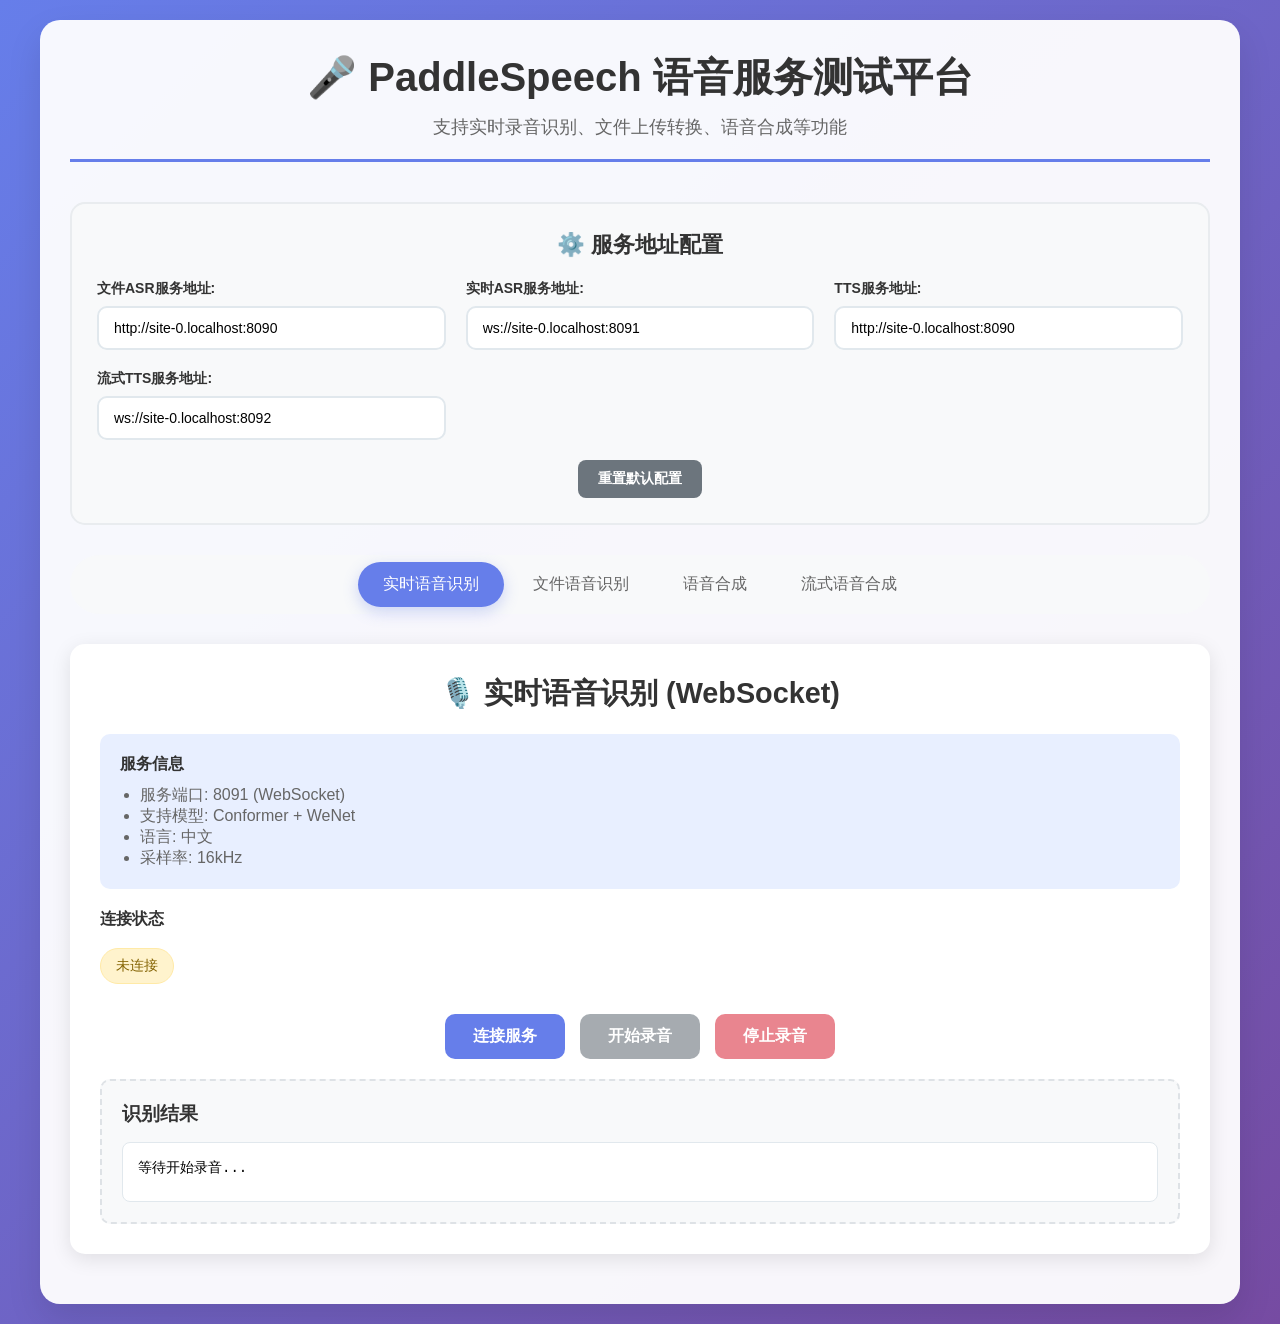
<file: docker/web/index.html>
<!DOCTYPE html>
<html lang="zh-CN">
<head>
    <meta charset="UTF-8">
    <meta name="viewport" content="width=device-width, initial-scale=1.0">
    <title>PaddleSpeech 语音服务测试平台</title>
    <link rel="icon" type="image/svg+xml" href="favicon.ico">
    <link rel="stylesheet" href="style.css">
</head>
<body>
    <div class="container">
        <div class="header">
            <h1>🎤 PaddleSpeech 语音服务测试平台</h1>
            <p>支持实时录音识别、文件上传转换、语音合成等功能</p>
        </div>

        <!-- 服务地址配置区域 -->
        <div class="config-section">
            <h3>⚙️ 服务地址配置</h3>
            <div class="config-grid">
                <div class="config-item">
                    <label for="asr-http-url">文件ASR服务地址:</label>
                    <input type="text" id="asr-http-url" placeholder="http://localhost:8090">
                </div>
                <div class="config-item">
                    <label for="asr-ws-url">实时ASR服务地址:</label>
                    <input type="text" id="asr-ws-url" placeholder="ws://localhost:8091">
                </div>
                <div class="config-item">
                    <label for="tts-http-url">TTS服务地址:</label>
                    <input type="text" id="tts-http-url" placeholder="http://localhost:8090">
                </div>
                <div class="config-item">
                    <label for="tts-ws-url">流式TTS服务地址:</label>
                    <input type="text" id="tts-ws-url" placeholder="ws://localhost:8092">
                </div>
            </div>
            <button class="btn btn-secondary" onclick="resetConfig()">重置默认配置</button>
        </div>

        <div class="service-tabs">
            <button class="tab-button active" onclick="switchTab('realtime-asr')">实时语音识别</button>
            <button class="tab-button" onclick="switchTab('file-asr')">文件语音识别</button>
            <button class="tab-button" onclick="switchTab('tts')">语音合成</button>
            <button class="tab-button" onclick="switchTab('streaming-tts')">流式语音合成</button>
        </div>

        <!-- 实时语音识别面板 -->
        <div id="realtime-asr" class="service-panel active">
            <h2 class="panel-title">🎙️ 实时语音识别 (WebSocket)</h2>
            
            <div class="service-info">
                <h4>服务信息</h4>
                <ul>
                    <li>服务端口: 8091 (WebSocket)</li>
                    <li>支持模型: Conformer + WeNet</li>
                    <li>语言: 中文</li>
                    <li>采样率: 16kHz</li>
                </ul>
            </div>

            <div class="form-group">
                <label>连接状态</label>
                <div id="ws-status" class="status-indicator status-warning">未连接</div>
            </div>

            <div class="button-group">
                <button id="connect-btn" class="btn btn-primary" onclick="connectWebSocket()">连接服务</button>
                <button id="start-record-btn" class="btn btn-secondary" onclick="startRecording()" disabled>开始录音</button>
                <button id="stop-record-btn" class="btn btn-danger" onclick="stopRecording()" disabled>停止录音</button>
            </div>

            <div class="recording-indicator" id="recording-indicator">
                🔴 正在录音中...
            </div>

            <div class="result-area">
                <h3>识别结果</h3>
                <div id="realtime-result" class="result-text">等待开始录音...</div>
            </div>
        </div>

        <!-- 文件语音识别面板 -->
        <div id="file-asr" class="service-panel">
            <h2 class="panel-title">📁 文件语音识别</h2>
            
            <div class="service-info">
                <h4>服务信息</h4>
                <ul>
                    <li>服务端口: 8090 (HTTP)</li>
                    <li>支持格式: WAV, MP3, FLAC</li>
                    <li>支持模型: Conformer, DeepSpeech2</li>
                    <li>语言: 中文/英文</li>
                </ul>
            </div>

            <div class="form-group">
                <label>选择语言</label>
                <select id="asr-lang">
                    <option value="zh">中文</option>
                    <option value="en">英文</option>
                </select>
            </div>

            <div class="form-group">
                <label>上传音频文件</label>
                <div class="file-upload-area" onclick="document.getElementById('audio-file').click()">
                    <p>📤 点击选择或拖拽音频文件到此处</p>
                    <small>支持 WAV, MP3, FLAC 格式，最大 50MB</small>
                </div>
                <input type="file" id="audio-file" accept=".wav,.mp3,.flac" style="display: none;">
                <div id="file-info" class="file-info"></div>
            </div>

            <div class="button-group">
                <button id="upload-asr-btn" class="btn btn-primary" onclick="uploadForASR()" disabled>开始识别</button>
            </div>

            <div class="result-area">
                <h3>识别结果</h3>
                <div id="file-asr-result" class="result-text">请选择音频文件进行识别...</div>
            </div>
        </div>

        <!-- 语音合成面板 -->
        <div id="tts" class="service-panel">
            <h2 class="panel-title">🗣️ 语音合成</h2>
            
            <div class="service-info">
                <h4>服务信息</h4>
                <ul>
                    <li>服务端口: 8090 (HTTP)</li>
                    <li>支持模型: FastSpeech2 Mix + MelGAN (ONNX优化)</li>
                    <li>语言: 中英混合</li>
                    <li>说话人: 283个 (174个中文+109个英文)</li>
                    <li>输出格式: WAV (24kHz)</li>
                </ul>
            </div>

            <div class="form-group">
                <label>音色选择</label>
                <div class="speaker-selection">
                    <select id="speaker-select" onchange="updateSpeakerInfo()">
                        <option value="174">baker_corpus - 中文女声</option>
                        <option value="175">ljspeech_corpus - 英文女声</option>
                        <option value="0">SSB0005 - 女性 青年 标准普通话</option>
                        <option value="1">SSB0009 - 男性 青年 标准普通话</option>
                        <option value="2">SSB0011 - 女性 中年 标准普通话</option>
                        <option value="10">SSB0073 - 男性 青年 标准普通话</option>
                        <option value="20">SSB0219 - 女性 青年 标准普通话</option>
                        <option value="30">SSB0338 - 男性 中年 标准普通话</option>
                        <option value="40">SSB0405 - 女性 青年 标准普通话</option>
                        <option value="50">SSB0486 - 男性 青年 标准普通话</option>
                        <option value="60">SSB0545 - 女性 中年 标准普通话</option>
                        <option value="70">SSB0600 - 男性 青年 标准普通话</option>
                        <option value="80">SSB0688 - 女性 青年 标准普通话</option>
                        <option value="90">SSB0756 - 男性 中年 标准普通话</option>
                        <option value="100">SSB0825 - 女性 青年 标准普通话</option>
                        <option value="110">SSB0898 - 男性 青年 标准普通话</option>
                        <option value="120">SSB0968 - 女性 中年 标准普通话</option>
                        <option value="130">SSB1038 - 男性 青年 标准普通话</option>
                        <option value="140">SSB1108 - 女性 青年 标准普通话</option>
                        <option value="150">SSB1178 - 男性 中年 标准普通话</option>
                        <option value="160">SSB1248 - 女性 青年 标准普通话</option>
                        <option value="170">SSB1318 - 男性 青年 标准普通话</option>
                        <option value="176">p225 - 英文女声</option>
                        <option value="177">p226 - 英文男声</option>
                        <option value="178">p227 - 英文男声</option>
                        <option value="179">p228 - 英文女声</option>
                        <option value="180">p229 - 英文女声</option>
                    </select>
                    <button type="button" id="show-all-speakers" onclick="showAllSpeakers()">显示全部283个音色</button>
                </div>
                <div id="speaker-info" class="speaker-info">
                    <strong>当前选择:</strong> baker_corpus - 女性，青年，标准普通话，中文女声，音质清晰
                </div>
            </div>

            <div class="form-group">
                <label>播放速度</label>
                <div class="speed-control">
                    <input type="range" id="playback-speed" min="0.25" max="2.0" step="0.25" value="1.0">
                    <span id="speed-value">1.0x</span>
                </div>
            </div>

            <div class="form-group">
                <label>输入文本</label>
                <textarea id="tts-text" rows="4" placeholder="请输入要合成的文本...">你好，欢迎使用PaddleSpeech混合语言合成服务! Welcome to use mixed language TTS!</textarea>
            </div>

            <div class="button-group">
                <button id="synthesize-btn" class="btn btn-primary" onclick="synthesizeText()">开始合成</button>
            </div>

            <div class="result-area">
                <h3>合成结果</h3>
                <div id="tts-result" class="result-text">
                    <p>请输入文本进行语音合成...</p>
                </div>
                <audio id="tts-audio" controls style="width: 100%; margin-top: 15px; display: none;"></audio>
            </div>
        </div>

        <!-- 流式语音合成面板 -->
        <div id="streaming-tts" class="service-panel">
            <h2 class="panel-title">🎵 流式语音合成</h2>
            
            <div class="service-info">
                <h4>服务信息</h4>
                <ul>
                    <li>服务端口: 8092 (WebSocket)</li>
                    <li>支持模型: FastSpeech2 Mix + MelGAN (ONNX优化)</li>
                    <li>语言: 中英混合</li>
                    <li>说话人: 283个 (174个中文+109个英文)</li>
                    <li>特点: 低延迟、流式输出、多音色</li>
                </ul>
            </div>

            <div class="form-group">
                <label>连接状态</label>
                <div id="tts-ws-status" class="status-indicator status-warning">未连接</div>
            </div>

            <div class="form-group">
                <label>音色选择</label>
                <div class="speaker-selection">
                    <select id="streaming-speaker-select" onchange="updateStreamingSpeakerInfo()">
                        <option value="174">baker_corpus - 中文女声</option>
                        <option value="175">ljspeech_corpus - 英文女声</option>
                        <option value="0">SSB0005 - 女性 青年 标准普通话</option>
                        <option value="1">SSB0009 - 男性 青年 标准普通话</option>
                        <option value="2">SSB0011 - 女性 中年 标准普通话</option>
                        <option value="10">SSB0073 - 男性 青年 标准普通话</option>
                        <option value="20">SSB0219 - 女性 青年 标准普通话</option>
                        <option value="176">p225 - 英文女性</option>
                        <option value="177">p226 - 英文男性</option>
                        <option value="178">p227 - 英文男性</option>
                        <option value="179">p228 - 英文女性</option>
                        <option value="180">p229 - 英文女性</option>
                    </select>
                    <button type="button" id="show-all-streaming-speakers" onclick="showAllStreamingSpeakers()">显示全部283个音色</button>
                </div>
                <div id="streaming-speaker-info" class="speaker-info">
                    <strong>当前选择:</strong> baker_corpus - 中文女声，标准普通话
                </div>
            </div>

            <div class="form-group">
                <label>输入文本</label>
                <textarea id="streaming-tts-text" rows="4" placeholder="请输入要合成的文本，支持中英混合...">这是流式语音合成测试，支持中英混合 like this sentence。</textarea>
            </div>

            <div class="button-group">
                <button id="tts-connect-btn" class="btn btn-primary" onclick="connectTTSWebSocket()">连接服务</button>
                <button id="streaming-synthesize-btn" class="btn btn-secondary" onclick="streamingSynthesize()" disabled>流式合成</button>
            </div>

            <div class="result-area">
                <h3>流式合成结果</h3>
                <div id="streaming-tts-result" class="result-text">
                    <p>请输入文本进行流式语音合成...</p>
                </div>
                <audio id="streaming-tts-audio" controls style="width: 100%; margin-top: 15px; display: none;"></audio>
            </div>
        </div>
    </div>

    <!-- 音色选择模态框 -->
    <div id="speaker-modal" class="speaker-modal">
        <div class="speaker-modal-content">
            <span class="close" onclick="closeSpeakerModal()">&times;</span>
            <h2>选择音色 (AISHELL3 数据集 - 174个说话人)</h2>
            <p>包含不同性别、年龄组的标准普通话说话人</p>
            <div id="speaker-grid" class="speaker-grid">
                <!-- 音色卡片将通过JavaScript动态生成 -->
            </div>
        </div>
    </div>

    <script src="script.js"></script>
</body>
</html>
</file>
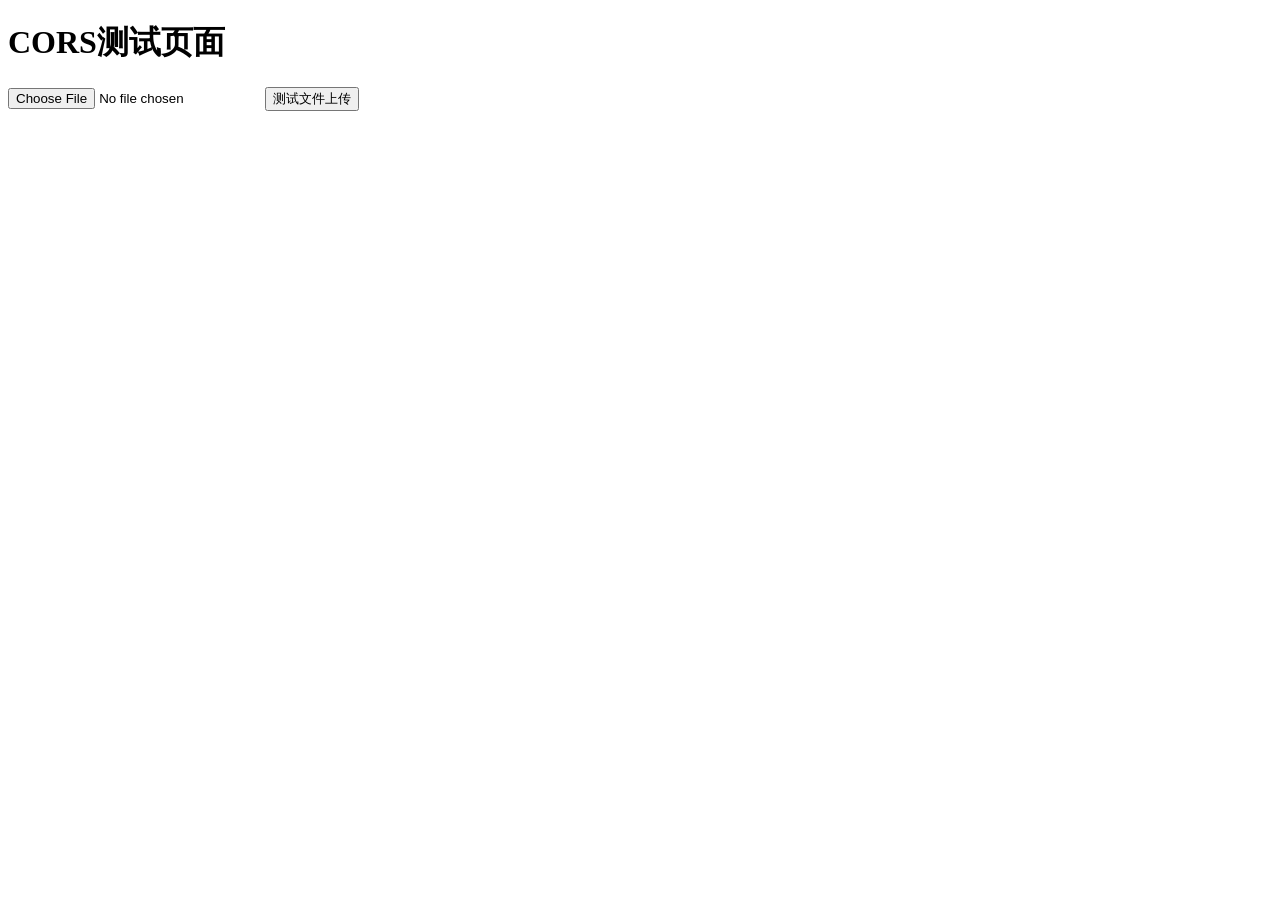
<file: docker/test_cors.html>
<!DOCTYPE html>
<html>
<head>
    <title>CORS Test</title>
</head>
<body>
    <h1>CORS测试页面</h1>
    <input type="file" id="testFile" accept="audio/*">
    <button onclick="testCORS()">测试文件上传</button>
    <div id="result"></div>
    
    <script>
        async function testCORS() {
            const fileInput = document.getElementById('testFile');
            const resultDiv = document.getElementById('result');
            
            if (!fileInput.files[0]) {
                resultDiv.innerHTML = '<span style="color: red;">请先选择一个音频文件</span>';
                return;
            }
            
            const formData = new FormData();
            formData.append('audio', fileInput.files[0]);
            formData.append('lang', 'zh');
            
            try {
                resultDiv.innerHTML = '正在测试...';
                console.log('发送请求到:', 'http://localhost:8090/paddlespeech/asr');
                
                const response = await fetch('http://localhost:8090/paddlespeech/asr', {
                    method: 'POST',
                    body: formData
                });
                
                console.log('Response status:', response.status);
                console.log('Response headers:', [...response.headers.entries()]);
                
                if (response.ok) {
                    const result = await response.json();
                    resultDiv.innerHTML = `<span style="color: green;">成功！结果: ${JSON.stringify(result)}</span>`;
                } else {
                    resultDiv.innerHTML = `<span style="color: red;">失败: ${response.status} ${response.statusText}</span>`;
                }
                
            } catch (error) {
                console.error('错误详情:', error);
                resultDiv.innerHTML = `<span style="color: red;">错误: ${error.message}</span>`;
            }
        }
    </script>
</body>
</html>
</file>
<file: docker/web/style.css>
* {
    margin: 0;
    padding: 0;
    box-sizing: border-box;
}

body {
    font-family: 'Segoe UI', Tahoma, Geneva, Verdana, sans-serif;
    background: linear-gradient(135deg, #667eea 0%, #764ba2 100%);
    min-height: 100vh;
    padding: 20px;
}

.container {
    max-width: 1200px;
    margin: 0 auto;
    background: rgba(255, 255, 255, 0.95);
    border-radius: 20px;
    padding: 30px;
    box-shadow: 0 15px 35px rgba(0, 0, 0, 0.1);
}

.header {
    text-align: center;
    margin-bottom: 40px;
    padding-bottom: 20px;
    border-bottom: 3px solid #667eea;
}

.header h1 {
    color: #333;
    font-size: 2.5em;
    margin-bottom: 10px;
}

.header p {
    color: #666;
    font-size: 1.1em;
}

.service-tabs {
    display: flex;
    justify-content: center;
    margin-bottom: 30px;
    background: #f8f9fa;
    border-radius: 50px;
    padding: 5px;
    flex-wrap: wrap;
}

.tab-button {
    padding: 12px 25px;
    border: none;
    background: transparent;
    cursor: pointer;
    border-radius: 50px;
    font-size: 16px;
    font-weight: 500;
    transition: all 0.3s ease;
    color: #666;
    margin: 2px;
}

.tab-button.active {
    background: #667eea;
    color: white;
    box-shadow: 0 5px 15px rgba(102, 126, 234, 0.3);
}

.service-panel {
    display: none;
    background: white;
    border-radius: 15px;
    padding: 30px;
    margin-bottom: 20px;
    box-shadow: 0 5px 20px rgba(0, 0, 0, 0.1);
}

.service-panel.active {
    display: block;
}

.panel-title {
    color: #333;
    font-size: 1.8em;
    margin-bottom: 20px;
    text-align: center;
}

.form-group {
    margin-bottom: 20px;
}

.form-group label {
    display: block;
    margin-bottom: 8px;
    font-weight: 600;
    color: #333;
}

.form-group input, .form-group select, .form-group textarea {
    width: 100%;
    padding: 12px 15px;
    border: 2px solid #e1e8ed;
    border-radius: 10px;
    font-size: 16px;
    transition: border-color 0.3s ease;
}

.form-group input:focus, .form-group select:focus, .form-group textarea:focus {
    outline: none;
    border-color: #667eea;
    box-shadow: 0 0 0 3px rgba(102, 126, 234, 0.1);
}

.button-group {
    display: flex;
    gap: 15px;
    flex-wrap: wrap;
    justify-content: center;
    margin: 20px 0;
}

.btn {
    padding: 12px 25px;
    border: none;
    border-radius: 10px;
    font-size: 16px;
    font-weight: 600;
    cursor: pointer;
    transition: all 0.3s ease;
    min-width: 120px;
}

.btn-primary {
    background: #667eea;
    color: white;
}

.btn-primary:hover {
    background: #5a6fd8;
    transform: translateY(-2px);
    box-shadow: 0 8px 25px rgba(102, 126, 234, 0.3);
}

.btn-secondary {
    background: #6c757d;
    color: white;
}

.btn-secondary:hover {
    background: #5a6268;
}

.btn-danger {
    background: #dc3545;
    color: white;
}

.btn-danger:hover {
    background: #c82333;
}

.btn:disabled {
    opacity: 0.6;
    cursor: not-allowed;
}

.result-area {
    background: #f8f9fa;
    border-radius: 10px;
    padding: 20px;
    margin-top: 20px;
    min-height: 100px;
    border: 2px dashed #dee2e6;
}

.result-area h3 {
    color: #333;
    margin-bottom: 15px;
}

.result-text {
    background: white;
    padding: 15px;
    border-radius: 8px;
    border: 1px solid #e1e8ed;
    min-height: 60px;
    font-family: monospace;
    font-size: 14px;
    line-height: 1.5;
}

.recording-indicator {
    display: none;
    color: #dc3545;
    font-weight: bold;
    animation: pulse 1s infinite;
    text-align: center;
    margin: 10px 0;
}

@keyframes pulse {
    0% { opacity: 1; }
    50% { opacity: 0.5; }
    100% { opacity: 1; }
}

.status-indicator {
    padding: 8px 15px;
    border-radius: 20px;
    font-size: 14px;
    font-weight: 500;
    display: inline-block;
    margin: 10px 0;
}

.status-success {
    background: #d4edda;
    color: #155724;
    border: 1px solid #c3e6cb;
}

.status-error {
    background: #f8d7da;
    color: #721c24;
    border: 1px solid #f5c6cb;
}

.status-warning {
    background: #fff3cd;
    color: #856404;
    border: 1px solid #ffeaa7;
}

.file-upload-area {
    border: 2px dashed #667eea;
    border-radius: 10px;
    padding: 40px;
    text-align: center;
    cursor: pointer;
    transition: all 0.3s ease;
    background: #f8f9ff;
}

.file-upload-area:hover {
    border-color: #5a6fd8;
    background: #f0f3ff;
}

/* 音色选择器样式 */
.speaker-selection {
    display: flex;
    gap: 10px;
    align-items: center;
    margin-bottom: 10px;
}

.speaker-selection select {
    flex: 1;
    padding: 10px;
    border: 1px solid #ddd;
    border-radius: 6px;
    font-size: 14px;
    background: white;
    min-width: 0;
}

.speaker-selection button {
    padding: 10px 15px;
    background: #667eea;
    color: white;
    border: none;
    border-radius: 6px;
    cursor: pointer;
    font-size: 12px;
    white-space: nowrap;
    transition: background 0.3s ease;
}

.speaker-selection button:hover {
    background: #5a6fd8;
}

.speaker-info {
    padding: 12px;
    background: #f8f9fa;
    border: 1px solid #e9ecef;
    border-radius: 6px;
    font-size: 14px;
    color: #495057;
    margin-top: 8px;
}

.speaker-info strong {
    color: #343a40;
}

/* 播放速度控制器样式 */
.speed-control {
    display: flex;
    align-items: center;
    gap: 15px;
    margin-top: 5px;
}

.speed-control input[type="range"] {
    flex: 1;
    height: 6px;
    background: #ddd;
    border-radius: 3px;
    outline: none;
}

.speed-control input[type="range"]::-webkit-slider-thumb {
    appearance: none;
    width: 20px;
    height: 20px;
    background: #667eea;
    border-radius: 50%;
    cursor: pointer;
}

.speed-control input[type="range"]::-moz-range-thumb {
    width: 20px;
    height: 20px;
    background: #667eea;
    border-radius: 50%;
    cursor: pointer;
    border: none;
}

.speed-control span {
    min-width: 40px;
    font-weight: bold;
    color: #667eea;
}

/* 音色模态框样式 */
.speaker-modal {
    display: none;
    position: fixed;
    z-index: 1000;
    left: 0;
    top: 0;
    width: 100%;
    height: 100%;
    background-color: rgba(0,0,0,0.5);
}

.speaker-modal-content {
    background-color: #fefefe;
    margin: 5% auto;
    padding: 20px;
    border-radius: 10px;
    width: 80%;
    max-width: 800px;
    max-height: 80vh;
    overflow-y: auto;
}

.speaker-grid {
    display: grid;
    grid-template-columns: repeat(auto-fill, minmax(300px, 1fr));
    gap: 15px;
    margin-top: 15px;
}

.speaker-card {
    border: 1px solid #ddd;
    border-radius: 8px;
    padding: 15px;
    cursor: pointer;
    transition: all 0.3s ease;
    background: white;
}

.speaker-card:hover {
    border-color: #667eea;
    box-shadow: 0 2px 8px rgba(102, 126, 234, 0.2);
    transform: translateY(-1px);
}

.speaker-card.selected {
    border-color: #667eea;
    background: #f8f9ff;
}

.speaker-card h4 {
    margin: 0 0 8px 0;
    color: #333;
    font-size: 16px;
}

.speaker-card p {
    margin: 4px 0;
    font-size: 14px;
    color: #666;
}

.speaker-card .speaker-id {
    color: #667eea;
    font-weight: bold;
}

.close {
    color: #aaa;
    float: right;
    font-size: 28px;
    font-weight: bold;
    cursor: pointer;
}

.close:hover {
    color: #000;
}

.file-upload-area.dragover {
    border-color: #5a6fd8;
    background: #e8efff;
    transform: scale(1.02);
}

.file-info {
    margin-top: 15px;
    padding: 10px;
    background: #e8efff;
    border-radius: 8px;
    display: none;
}

.service-info {
    background: #e8efff;
    border-radius: 10px;
    padding: 20px;
    margin-bottom: 20px;
}

.service-info h4 {
    color: #333;
    margin-bottom: 10px;
}

.service-info ul {
    color: #666;
    padding-left: 20px;
}

/* 服务地址配置区域样式 */
.config-section {
    background: #f8f9fa;
    border-radius: 15px;
    padding: 25px;
    margin-bottom: 30px;
    border: 2px solid #e9ecef;
}

.config-section h3 {
    color: #333;
    margin-bottom: 20px;
    text-align: center;
    font-size: 1.4em;
}

.config-grid {
    display: grid;
    grid-template-columns: repeat(auto-fit, minmax(300px, 1fr));
    gap: 20px;
    margin-bottom: 20px;
}

.config-item {
    display: flex;
    flex-direction: column;
}

.config-item label {
    font-weight: 600;
    color: #333;
    margin-bottom: 8px;
    font-size: 14px;
}

.config-item input {
    padding: 12px 15px;
    border: 2px solid #e1e8ed;
    border-radius: 10px;
    font-size: 14px;
    transition: border-color 0.3s ease;
}

.config-item input:focus {
    outline: none;
    border-color: #667eea;
    box-shadow: 0 0 0 3px rgba(102, 126, 234, 0.1);
}

.config-section .btn-secondary {
    display: block;
    margin: 0 auto;
    background: #6c757d;
    color: white;
    border: none;
    padding: 10px 20px;
    border-radius: 8px;
    cursor: pointer;
    font-size: 14px;
    transition: background 0.3s ease;
}

.config-section .btn-secondary:hover {
    background: #5a6268;
}

/* 响应式设计 */
@media (max-width: 768px) {
    .container {
        padding: 20px;
        margin: 10px;
    }
    
    .header h1 {
        font-size: 2em;
    }
    
    .service-tabs {
        flex-direction: column;
        border-radius: 15px;
    }
    
    .tab-button {
        border-radius: 10px;
        margin: 2px 0;
    }
    
    .button-group {
        flex-direction: column;
        align-items: stretch;
    }
    
    .btn {
        min-width: auto;
    }
}
</file>
